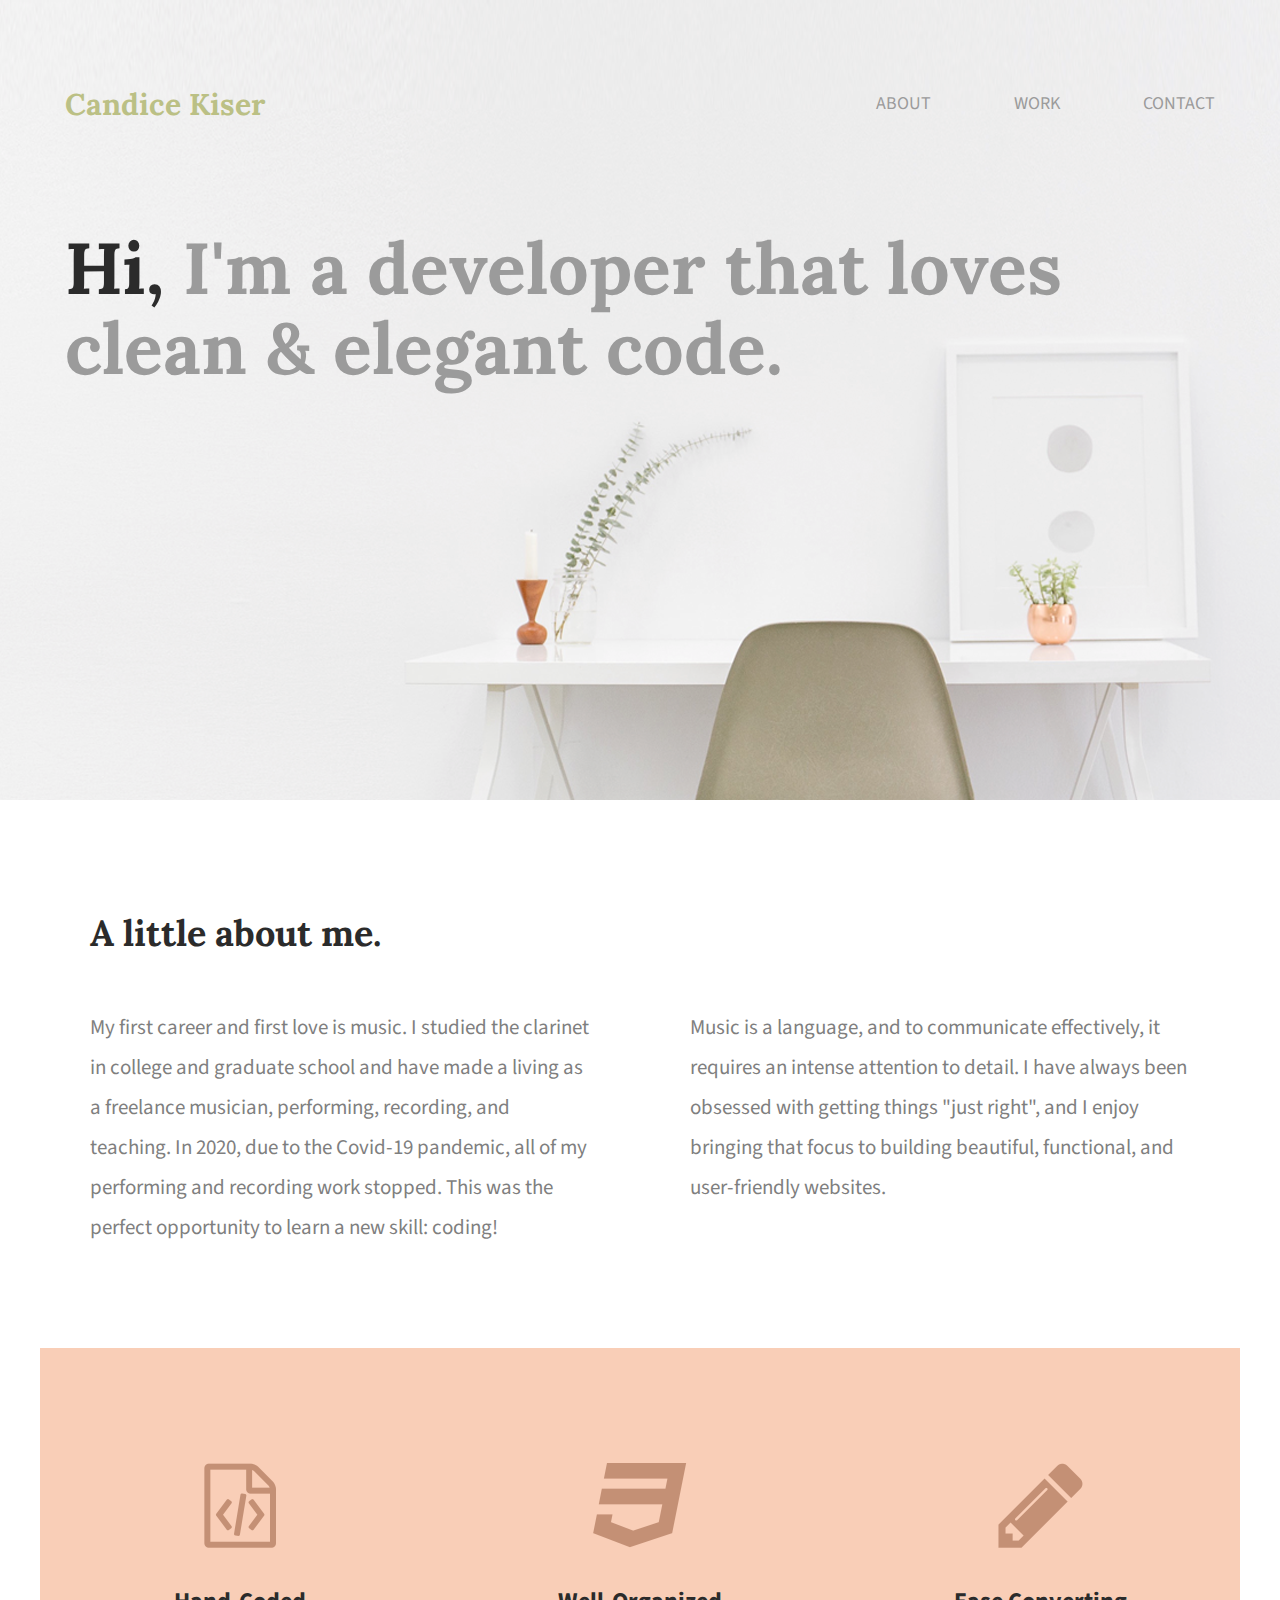
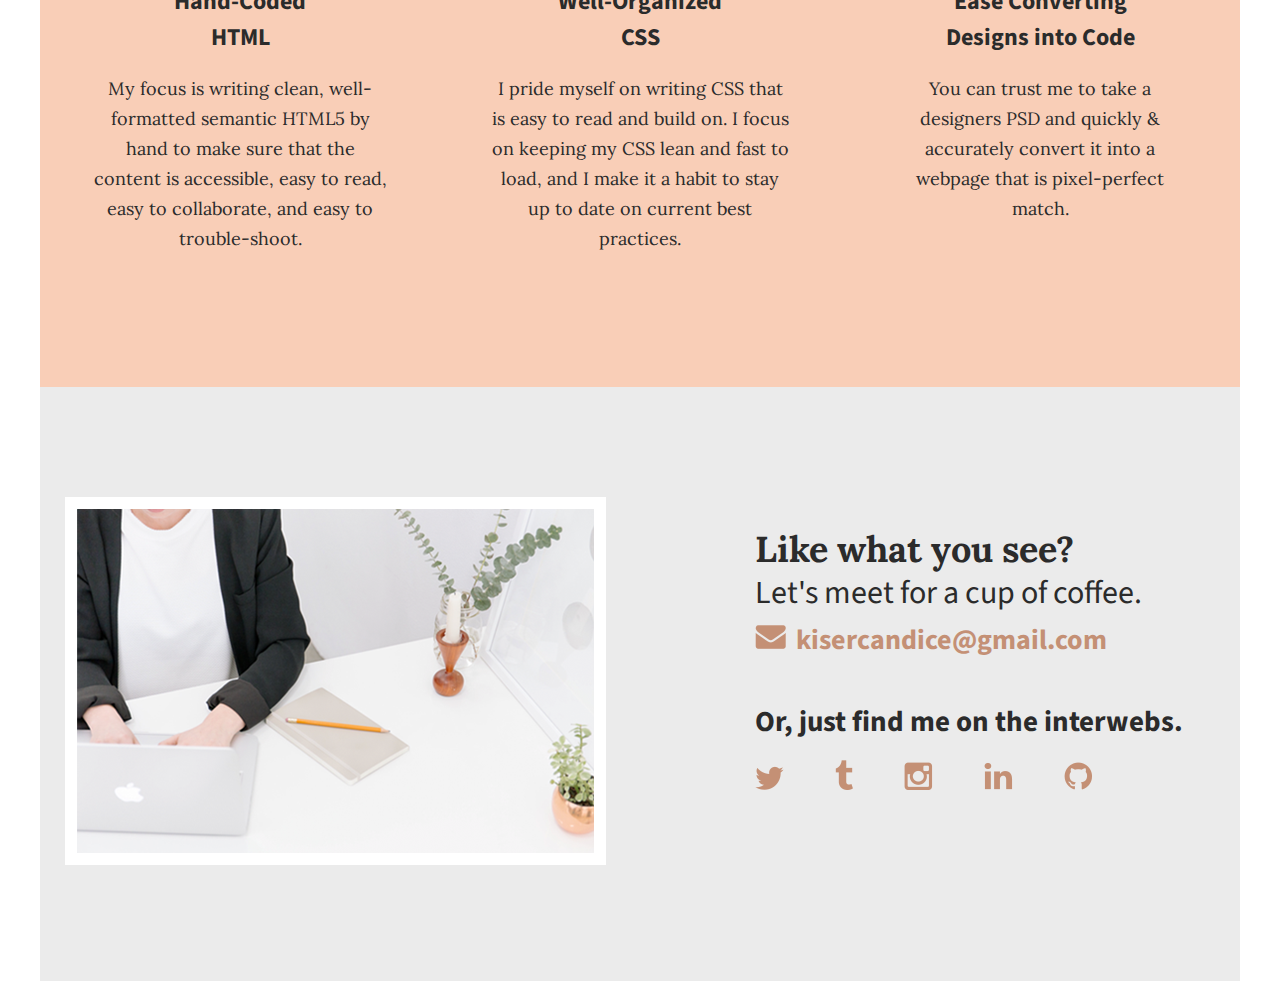
<file: index.html>
<!doctype html>
<html lang="en">

    <head>
        <title>Candice Kiser | Portfolio</title>
        <meta charset="UTF-8"/>
        <link rel="stylesheet" href="css/normalize.css">
        <link rel="stylesheet" href="css/main.css">
        <link href="https://fonts.googleapis.com/css2?family=Source+Sans+Pro:wght@400;700&display=swap" rel="stylesheet">
        <link href="https://fonts.googleapis.com/css2?family=Lora:wght@400;700&display=swap" rel="stylesheet">
    </head>
    <body>
<!--header-->
        <header>
            <div class="full-width">
              <div class="half-width">
                <h1>Candice Kiser</h1>
              </div>
              <div class="half-width">
                <nav>
                    <ul>
                      <li><a href="#about">About</a></li>
                      <li><a href="#work">Work</a></li>
                      <li><a href="#contact">Contact</a></li>
                    </ul>
                  </nav>
                </div>
            <h2><span>Hi,</span> I'm a developer that loves clean & elegant code.</h2>
            </div>
          </header>
<!--about-->
      <main>
        <section id="about">
          <div class="full-width">
          <h2>A little about me.</h2>
              <div class="half-width">
                  <p>My first career and first love is music. I studied the clarinet
              in college and graduate school and have made a living as a
              freelance musician, performing, recording, and teaching. In 2020,
              due to the Covid-19 pandemic, all of my performing and recording
              work stopped. This was the perfect opportunity to learn a new
              skill: coding!
</p>
              </div>
              <div class="half-width">
                <p>Music is a language, and to communicate effectively, it requires
              an intense attention to detail. I have always been obsessed with
              getting things "just right", and I enjoy bringing that focus to building
              beautiful, functional, and user-friendly websites.</p>
              </div>
          </div>
        </section>
<!--work-->
        <section id="work">
          <div class="full-width">
              <div class="third-width">
                <img src="img/html-icon.png" alt="HTML Icon"/>
                <h3>Hand-Coded HTML</h3>
                <p>My focus is writing clean, well-formatted semantic HTML5 by
                hand to make sure that the content is accessible, easy to read, easy to
                collaborate, and easy to trouble-shoot.</p>
              </div>
              <div class="third-width">
                <img src="img/css-icon.png" alt="CSS Icon"/>
                <h3>Well-Organized CSS</h3>
                <p>I pride myself on writing CSS that is easy to read and build on.
                I focus on keeping my CSS lean and fast to load, and I make it a
                 habit to stay up to date on current best practices.</p>
               </div>
               <div class="third-width">
                 <img src="img/pencil-icon.png" alt="Pencil Icon"/>
                 <h3>Ease Converting Designs into Code</h3>
                <p>You can trust me to take a designers PSD and quickly & accurately
                convert it into a webpage that is pixel-perfect match.</p>
              </div>
            </div>
          </section>
<!--contact-->
        <footer id="contact">
          <div class="full-width">
            <div class="half-width">
                <img src="img/contact-img.png"  id="contact-img" alt="My Contact Image"/>
            </div>

            <div class="half-width">
              <div id="contact-info"></div>
              <h2>Like what you see?</h2>
              <h3 id="email-header">Let's meet for a cup of coffee.</h3>
              <a href="mailto:kisercandice@gmail.com"><img src="img/envelope.png" id="envelope" alt="envelope icon"/>kisercandice@gmail.com</a>
              <h3 id="socialmedia-header">Or, just find me on the interwebs.</h3>
              <ul>
                  <li><a href=""><img src="img/twitter.png" alt="twitter icon" /></a></li>
                  <li><a href=""><img src="img/tumblr.png" alt="tumblr icon" /></a></li>
                  <li><a href=""><img src="img/instagram.png" alt="instagram icon" /></a></li>
                  <li><a href=""><img src="img/linkedin.png" alt="linkedin icon" /></a></li>
                  <li><a href=""><img src="img/github.png" alt="github icon" /></a></li>
                </ul>
            </div>
        </div>
      </footer>
    </main>
  </body>
</html>
</file>
<file: css/main.css>
/***** BASE STYLES *****/
body{
  font-family: 'Source Sans Pro', sans-serif;
  color: #2b2b2b;
  font-family: 'Lora'. serif;
}

/***** GRID *****/
.full-width{
    width: 1200px;
    margin: 0 auto;
    overflow: auto;
}
.half-width{
    width: 600px;
    float: left;
}
.third-width{
    width: 400px;
    float: left;
}

/***** HEADER *****/
header {
  height: 800px;
  background: url('../img/hero.png');
  background-size: cover;
  background-position: center;
}
header h1{
  padding: 65px 0 65px 25px;
}
header h1{
  font-family: 'Lora', serif;
  font-size: 30px;
  color: #bbc085;
}

nav {
  float: right;
  padding: 75px 25px;
}
nav ul li{
  display: inline-block;
}
nav ul li a{
  text-transform: uppercase;
  text-decoration: none;
  font-size: 18px;
  color: #9b9b9b;
  padding-left: 80px;
}
header h2{
  width: auto;
  clear: both;
  font-family: 'Lora', serif;
  font-size: 72px;
  line-height: 80px;
  color: #9b9b9b;
  padding: 20px 0 20px 25px;
}
header h2 span{
  color: #2b2b2b;
}


/***** ABOUT *****/
#about .full-width {
    padding: 80px 0;
}

#about h2{
    font-family: 'lora', serif;
    font-size: 36px;
    padding-left: 50px;
}

#about p{
    font-size: 21px;
    color: #7f7f7f;
    line-height: 40px;
    padding-left: 50px;
    padding-right: 50px;
}

/***** WORK *****/
#work .full-width{
    background-color: #f9ceb7;
    text-align: center;

}

#work .full-width{
    padding: 115px 0;
}

#work img{
    padding-bottom: 30px;
}

#work h3{
    font-size: 24px;
    line-height: 150%;
    width: 190px;
    margin: 0 auto;
}

#work p{
    font-family: 'Lora', serif;
    font-size: 18px;
    line-height: 30px;
    padding: 0 50px;
}

/***** CONTACT *****/
#contact .full-width{
    background-color: #ebebeb;
}

#contact .full-width{
    padding: 110px 0;
}

#contact img#contact-img{
    margin-left: 25px;
    border: 12px solid #ffffff;
}

#contact h2, #contact #email-header, #contact #socialmedia-header, #contact ul{
    padding-left: 115px;
}
#contact #envelope {
    padding: 0 10px 0 115px;
}
#contact h2 {
  font-family: 'Lora', serif;
  font-size: 36px;
  line-height: 44px;
}
#contact #email-header{
  font-size: 32px;
  font-weight: normal;
  line-height: 44px;
  margin: -30px 0 5px 0;
}
#contact #socialmedia-header{
  font-weight: bold;
  font-size: 29px;
  line-height: 44px;
  margin: 40px 0 0 0;
}
#contact a{
  text-decoration: none;
  color: #c49075;
  font-weight: bold;
  font-size: 28px;
}
#contact ul{
  list-style: none;
}
#contact ul li{
  display: inline-block;
}
#contact ul img{
  font-size: 32px;
  padding-right: 48px;
}
</file>
